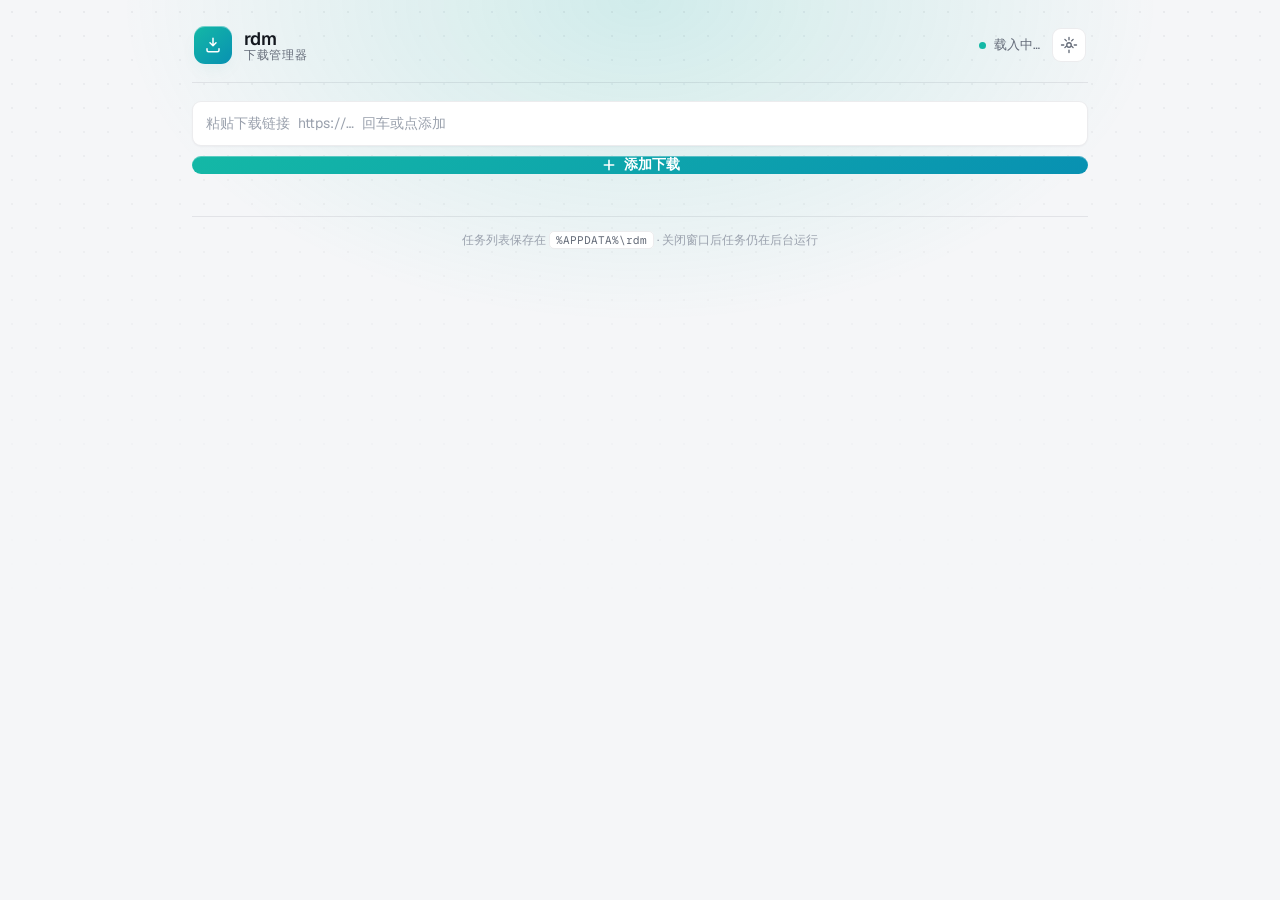
<file: frontend/index.html>
<!DOCTYPE html>
<html lang="zh-CN">
<head>
  <meta charset="UTF-8" />
  <meta name="viewport" content="width=device-width, initial-scale=1.0" />
  <title>rdm 下载管理器</title>
  <link rel="stylesheet" href="style.css" />
</head>
<body>
  <div class="bg-glow" aria-hidden="true"></div>
  <div class="bg-grid" aria-hidden="true"></div>

  <svg xmlns="http://www.w3.org/2000/svg" style="display:none" aria-hidden="true">
    <symbol id="i-logo" viewBox="0 0 24 24"><path d="M12 3v10m0 0 4-4m-4 4-4-4" fill="none" stroke="currentColor" stroke-width="2" stroke-linecap="round" stroke-linejoin="round"/><path d="M4 17v2a2 2 0 0 0 2 2h12a2 2 0 0 0 2-2v-2" fill="none" stroke="currentColor" stroke-width="2" stroke-linecap="round"/></symbol>
    <symbol id="i-plus" viewBox="0 0 24 24"><path d="M12 5v14M5 12h14" fill="none" stroke="currentColor" stroke-width="2.4" stroke-linecap="round"/></symbol>
    <symbol id="i-pause" viewBox="0 0 24 24"><rect x="7" y="5" width="3.5" height="14" rx="1.2" fill="currentColor"/><rect x="13.5" y="5" width="3.5" height="14" rx="1.2" fill="currentColor"/></symbol>
    <symbol id="i-play" viewBox="0 0 24 24"><path d="M8 5.5v13l11-6.5z" fill="currentColor"/></symbol>
    <symbol id="i-retry" viewBox="0 0 24 24"><path d="M4 12a8 8 0 1 1 3 6.2" fill="none" stroke="currentColor" stroke-width="2" stroke-linecap="round"/><path d="M4 20v-5h5" fill="none" stroke="currentColor" stroke-width="2" stroke-linecap="round" stroke-linejoin="round"/></symbol>
    <symbol id="i-trash" viewBox="0 0 24 24"><path d="M4 7h16M9 7V5a1 1 0 0 1 1-1h4a1 1 0 0 1 1 1v2m-9 0 1 13a1 1 0 0 0 1 1h6a1 1 0 0 0 1-1l1-13" fill="none" stroke="currentColor" stroke-width="1.8" stroke-linecap="round" stroke-linejoin="round"/></symbol>
    <symbol id="i-download" viewBox="0 0 24 24"><path d="M12 4v10m0 0 4-4m-4 4-4-4M5 19h14" fill="none" stroke="currentColor" stroke-width="1.8" stroke-linecap="round" stroke-linejoin="round"/></symbol>
    <symbol id="i-gear" viewBox="0 0 24 24"><circle cx="12" cy="12" r="3" fill="none" stroke="currentColor" stroke-width="1.8"/><path d="M12 2v3m0 14v3m10-10h-3M5 12H2m15.5-7.5-2 2m-7 7-2 2m11 0-2-2m-7-7-2-2" fill="none" stroke="currentColor" stroke-width="1.8" stroke-linecap="round"/></symbol>
    <symbol id="i-folder" viewBox="0 0 24 24"><path d="M3 7a2 2 0 0 1 2-2h4l2 2h8a2 2 0 0 1 2 2v8a2 2 0 0 1-2 2H5a2 2 0 0 1-2-2z" fill="none" stroke="currentColor" stroke-width="1.8" stroke-linejoin="round"/></symbol>
  </svg>

  <div class="app">
    <header class="topbar reveal">
      <div class="brand">
        <span class="logo"><svg class="ico"><use href="#i-logo"/></svg></span>
        <div class="brand-text"><h1>rdm</h1><span class="brand-sub">下载管理器</span></div>
      </div>
      <div class="top-right">
        <div id="status-bar" class="status"><span class="live-dot"></span><span id="status-text">载入中…</span></div>
        <button id="settings-btn" class="icon-btn" title="分类设置"><svg class="ico"><use href="#i-gear"/></svg></button>
      </div>
    </header>

    <section class="add-form reveal" style="--d:60ms">
      <input id="url" type="text" placeholder="粘贴下载链接  https://…  回车或点添加" autocomplete="off" spellcheck="false" />
      <button id="add-btn" class="btn-primary"><svg class="ico"><use href="#i-plus"/></svg><span>添加下载</span></button>
    </section>

    <section id="task-list" class="task-list reveal" style="--d:120ms"></section>

    <footer class="hint reveal" style="--d:180ms">任务列表保存在 <code>%APPDATA%\rdm</code> · 关闭窗口后任务仍在后台运行</footer>
  </div>

  <!-- 确认下载弹窗（主窗口内模态） -->
  <div id="confirm-modal" class="modal" hidden>
    <div class="modal-card">
      <div class="modal-hd"><h2>确认下载</h2><button class="modal-x" id="cf-close" title="关闭">✕</button></div>
      <div class="modal-body">
        <label>链接</label>
        <input id="cf-url" type="text" readonly />
        <label>文件名</label>
        <input id="cf-name" type="text" spellcheck="false" />
        <label>分类</label>
        <select id="cf-cat"></select>
        <label>保存到</label>
        <div class="dir-row">
          <input id="cf-dir" type="text" spellcheck="false" />
          <button id="cf-pick" class="btn-ghost" type="button">选择</button>
        </div>
        <label>分段</label>
        <div class="segs" id="cf-segs">
          <button class="seg" data-v="4" type="button">4</button>
          <button class="seg active" data-v="8" type="button">8</button>
          <button class="seg" data-v="16" type="button">16</button>
          <button class="seg" data-v="32" type="button">32</button>
        </div>
      </div>
      <div class="err" id="cf-err"></div>
      <div class="modal-ft">
        <button class="btn-ghost" id="cf-cancel" type="button">取消</button>
        <button class="btn-primary" id="cf-ok" type="button">开始下载</button>
      </div>
    </div>
  </div>

  <!-- 分类设置弹窗 -->
  <div id="set-modal" class="modal" hidden>
    <div class="modal-card wide">
      <div class="modal-hd"><h2>下载分类</h2><button class="modal-x" data-close>✕</button></div>
      <div class="modal-body">
        <p class="modal-tip">为每种文件类型设置默认保存目录。下载确认时会按扩展名自动选中分类。"通用"是兜底分类。</p>
        <div id="set-list"></div>
      </div>
      <div class="modal-ft">
        <button class="btn-ghost" id="set-add">+ 新增分类</button>
        <button class="btn-primary" id="set-save">保存</button>
      </div>
    </div>
  </div>

  <script src="app.js"></script>
</body>
</html>
</file>
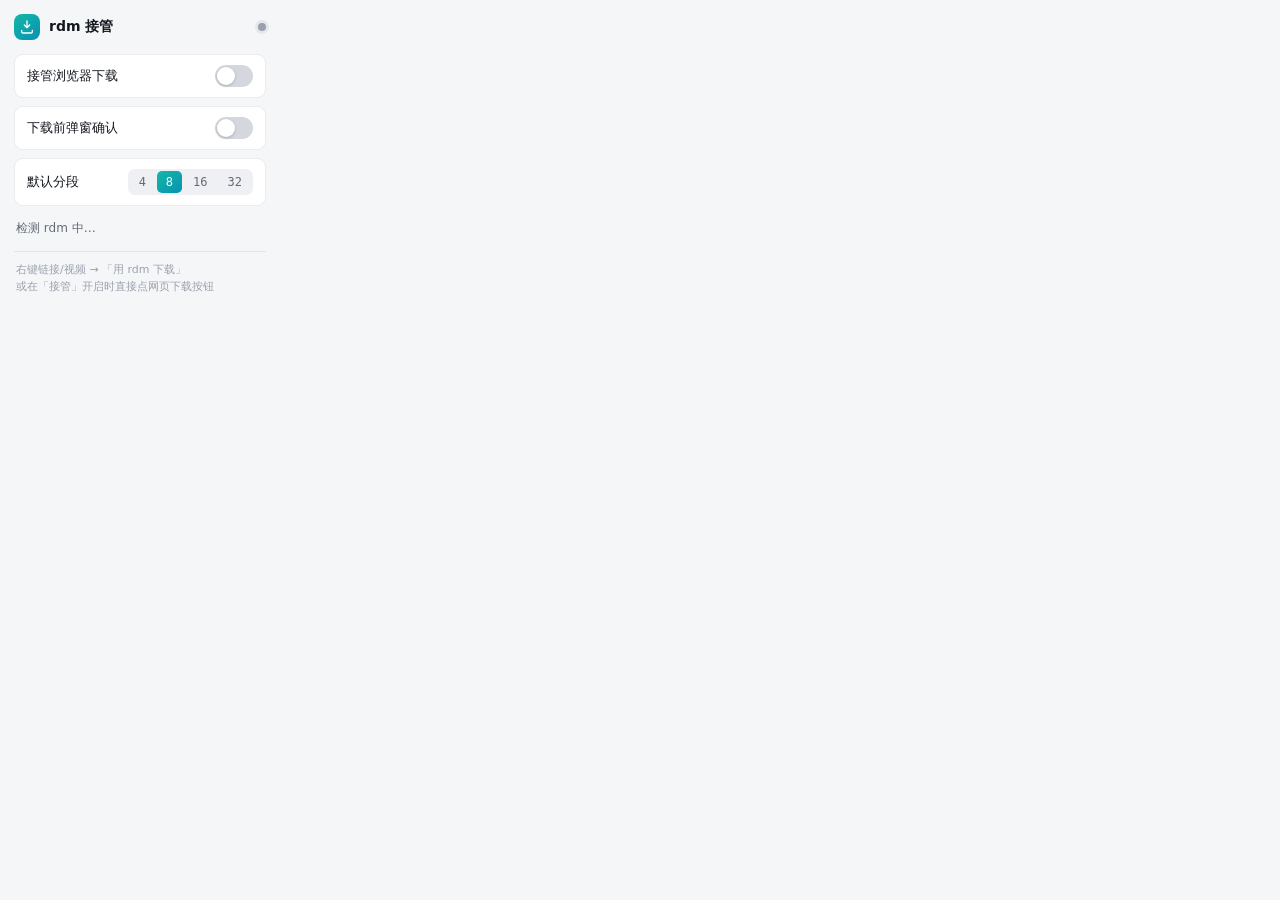
<file: extension/popup.html>
<!DOCTYPE html>
<html lang="zh-CN">
<head>
  <meta charset="UTF-8" />
  <link rel="stylesheet" href="popup.css" />
</head>
<body>
  <header class="hd">
    <span class="logo"><svg viewBox="0 0 24 24"><path d="M12 3v10m0 0 4-4m-4 4-4-4" fill="none" stroke="currentColor" stroke-width="2" stroke-linecap="round" stroke-linejoin="round"/><path d="M4 17v2a2 2 0 0 0 2 2h12a2 2 0 0 0 2-2v-2" fill="none" stroke="currentColor" stroke-width="2" stroke-linecap="round"/></svg></span>
    <div class="ttl">rdm 接管</div>
    <span id="dot" class="dot" title="rdm 连接状态"></span>
  </header>

  <label class="row toggle">
    <span>接管浏览器下载</span>
    <input id="enabled" type="checkbox" />
    <span class="switch"></span>
  </label>

  <label class="row toggle">
    <span>下载前弹窗确认</span>
    <input id="confirm" type="checkbox" />
    <span class="switch"></span>
  </label>

  <div class="row">
    <span>默认分段</span>
    <div id="segs" class="segs">
      <button class="seg" data-v="4" type="button">4</button>
      <button class="seg active" data-v="8" type="button">8</button>
      <button class="seg" data-v="16" type="button">16</button>
      <button class="seg" data-v="32" type="button">32</button>
    </div>
  </div>

  <div id="status" class="status">检测 rdm 中…</div>

  <div class="hint">右键链接/视频 → 「用 rdm 下载」<br/>或在「接管」开启时直接点网页下载按钮</div>

  <script src="popup.js"></script>
</body>
</html>
</file>
<file: frontend/style.css>
/* ===== 字体（本地打包，离线可用） ===== */
@font-face { font-family: 'Geist'; font-weight: 400; font-style: normal; font-display: block;
  src: url('fonts/geist-400.woff2') format('woff2'); }
@font-face { font-family: 'Geist'; font-weight: 500; font-style: normal; font-display: block;
  src: url('fonts/geist-500.woff2') format('woff2'); }
@font-face { font-family: 'Geist'; font-weight: 600; font-style: normal; font-display: block;
  src: url('fonts/geist-600.woff2') format('woff2'); }
@font-face { font-family: 'Geist'; font-weight: 700; font-style: normal; font-display: block;
  src: url('fonts/geist-700.woff2') format('woff2'); }
@font-face { font-family: 'Geist Mono'; font-weight: 400; font-style: normal; font-display: block;
  src: url('fonts/geistmono-400.woff2') format('woff2'); }
@font-face { font-family: 'Geist Mono'; font-weight: 500; font-style: normal; font-display: block;
  src: url('fonts/geistmono-500.woff2') format('woff2'); }
@font-face { font-family: 'Geist Mono'; font-weight: 600; font-style: normal; font-display: block;
  src: url('fonts/geistmono-600.woff2') format('woff2'); }

/* ===== 设计令牌（浅色主题） ===== */
:root {
  --bg: #f5f6f8;
  --panel: #ffffff;
  --panel-2: #fbfcfd;
  --panel-3: #f1f3f6;
  --border: rgba(15,23,42,0.08);
  --border-strong: rgba(15,23,42,0.14);
  --text: #14181f;
  --muted: #646b78;
  --faint: #9aa1ad;

  /* 签名色：青-翠（浅底上用更深的色调保证对比） */
  --accent: #0d9488;        /* teal-600，用于文字/链接 */
  --accent-bright: #14b8a6; /* teal-500 */
  --accent-cyan: #0891b2;   /* cyan-600 */
  --accent-glow: rgba(13,148,136,0.18);
  --grad: linear-gradient(140deg, #14b8a6, #0891b2);

  /* 状态色（浅底加深一档） */
  --c-queue: #64748b;
  --c-run: #0891b2;
  --c-pause: #d97706;
  --c-done: #059669;
  --c-fail: #e11d48;

  --bar-bg: rgba(15,23,42,0.07);
  --radius: 14px;
  --radius-sm: 9px;
  --shadow-sm: 0 1px 2px rgba(15,23,42,0.04);
  --shadow: 0 1px 2px rgba(15,23,42,0.04), 0 10px 30px -16px rgba(15,23,42,0.18);
  --ease: cubic-bezier(.2,.7,.2,1);
}

* { box-sizing: border-box; }
html, body { height: 100%; }

body {
  margin: 0;
  background: var(--bg);
  color: var(--text);
  font-family: 'Geist', 'Microsoft YaHei', 'PingFang SC', system-ui, sans-serif;
  font-size: 14px;
  line-height: 1.5;
  -webkit-font-smoothing: antialiased;
  text-rendering: optimizeLegibility;
  overflow-x: hidden;
}
code, .mono { font-family: 'Geist Mono', 'Microsoft YaHei', monospace; }

/* ===== 背景层 ===== */
.bg-glow {
  position: fixed; inset: 0 0 auto 0; height: 460px;
  background: radial-gradient(58% 100% at 50% 0%, rgba(20,184,166,0.16), transparent 70%);
  pointer-events: none; z-index: 0;
}
.bg-grid {
  position: fixed; inset: 0; pointer-events: none; z-index: 0;
  background-image: radial-gradient(rgba(15,23,42,0.05) 1px, transparent 1px);
  background-size: 24px 24px;
  -webkit-mask-image: linear-gradient(180deg, #000, transparent 70%);
          mask-image: linear-gradient(180deg, #000, transparent 70%);
}

.app { position: relative; z-index: 1; max-width: 940px; margin: 0 auto; padding: 22px 22px 28px; }

/* ===== 入场动画 ===== */
.reveal { opacity: 0; transform: translateY(8px); animation: reveal .6s var(--ease) forwards; animation-delay: var(--d, 0ms); }
@keyframes reveal { to { opacity: 1; transform: none; } }

/* ===== 顶栏 ===== */
.topbar { display: flex; align-items: center; justify-content: space-between; padding: 4px 2px 18px; margin-bottom: 18px; border-bottom: 1px solid var(--border); }
.brand { display: flex; align-items: center; gap: 12px; }
.logo {
  display: grid; place-items: center; width: 38px; height: 38px; border-radius: 11px;
  background: var(--grad); color: #fff;
  box-shadow: 0 8px 22px -10px var(--accent-glow), inset 0 1px 0 rgba(255,255,255,0.4);
}
.brand-text { display: flex; flex-direction: column; line-height: 1.1; }
.brand-text h1 { margin: 0; font-size: 18px; font-weight: 600; letter-spacing: -0.01em; }
.brand-sub { font-size: 11.5px; color: var(--muted); letter-spacing: 0.06em; text-transform: uppercase; }

.status { display: flex; align-items: center; gap: 8px; color: var(--muted); font-size: 12.5px; }
#status-text { font-variant-numeric: tabular-nums; }
.live-dot { width: 7px; height: 7px; border-radius: 50%; background: var(--accent-bright); box-shadow: 0 0 0 0 var(--accent-glow); animation: pulse 2s var(--ease) infinite; }
@keyframes pulse { 0% { box-shadow: 0 0 0 0 var(--accent-glow); } 70% { box-shadow: 0 0 0 8px transparent; } 100% { box-shadow: 0 0 0 0 transparent; } }

/* ===== 添加表单 ===== */
.add-form { display: flex; flex-direction: column; gap: 10px; margin-bottom: 20px; }
.add-form .row { display: flex; gap: 10px; }
.add-form .row > input { flex: 1; }

.add-form input {
  width: 100%; background: var(--panel);
  border: 1px solid var(--border); color: var(--text);
  border-radius: var(--radius-sm); padding: 11px 13px;
  font: inherit; outline: none;
  box-shadow: var(--shadow-sm);
  transition: border-color .2s var(--ease), box-shadow .2s var(--ease), background .2s var(--ease);
}
.add-form input::placeholder { color: var(--faint); }
.add-form input:hover { border-color: var(--border-strong); }
.add-form input:focus { border-color: var(--accent-bright); box-shadow: 0 0 0 3px rgba(20,184,166,0.16); }

/* 分段选择器（segmented control） */
.segs {
  display: inline-flex; align-items: center; gap: 2px;
  background: var(--panel-3); border: 1px solid var(--border);
  border-radius: var(--radius-sm); padding: 3px;
  box-shadow: var(--shadow-sm);
}
.segs-label { font-size: 11px; color: var(--faint); padding: 0 8px 0 6px; letter-spacing: 0.04em; text-transform: uppercase; user-select: none; }
.seg {
  appearance: none; -webkit-appearance: none;
  border: none; background: transparent; cursor: pointer;
  font: inherit; font-family: 'Geist Mono', monospace; font-size: 12.5px; font-weight: 500;
  color: var(--muted); padding: 6px 11px; border-radius: 6px;
  transition: color .15s var(--ease), background .15s var(--ease), box-shadow .15s var(--ease);
}
.seg:hover { color: var(--text); }
.seg.active { color: #fff; background: var(--grad); box-shadow: 0 4px 12px -6px var(--accent-glow); }

.btn-primary {
  display: inline-flex; align-items: center; justify-content: center; gap: 7px;
  background: var(--grad); color: #fff; font-weight: 600; font-size: 13.5px;
  border: none; border-radius: var(--radius-sm); padding: 0 18px; cursor: pointer; white-space: nowrap;
  box-shadow: 0 8px 22px -10px var(--accent-glow), inset 0 1px 0 rgba(255,255,255,0.3);
  transition: transform .15s var(--ease), filter .2s var(--ease), box-shadow .2s var(--ease);
}
.btn-primary:hover { filter: brightness(1.05); box-shadow: 0 10px 26px -8px var(--accent-glow), inset 0 1px 0 rgba(255,255,255,0.3); }
.btn-primary:active { transform: translateY(1px) scale(0.99); }
.btn-primary .ico { width: 16px; height: 16px; }

/* ===== 任务列表 ===== */
.task-list { display: flex; flex-direction: column; gap: 11px; }

.empty {
  display: flex; flex-direction: column; align-items: center; gap: 14px;
  text-align: center; color: var(--muted);
  padding: 56px 0; margin-top: 8px;
  border: 1px dashed var(--border-strong); border-radius: var(--radius);
  background: var(--panel-2);
}
.empty .ico { width: 40px; height: 40px; color: var(--faint); }
.empty p { margin: 0; font-size: 13px; }
.empty p b { color: var(--text); font-weight: 600; }

.task {
  background: var(--panel); border: 1px solid var(--border); border-radius: var(--radius);
  padding: 14px 16px; box-shadow: var(--shadow);
  animation: rowIn .4s var(--ease) both;
  transition: border-color .2s var(--ease), box-shadow .2s var(--ease), transform .2s var(--ease);
}
.task:hover { border-color: var(--border-strong); box-shadow: 0 1px 2px rgba(15,23,42,0.04), 0 14px 34px -18px rgba(15,23,42,0.22); }
@keyframes rowIn { from { opacity: 0; transform: translateY(6px); } to { opacity: 1; transform: none; } }

.task-top { display: flex; align-items: center; gap: 10px; margin-bottom: 11px; }
.task-name { flex: 1; font-weight: 600; font-size: 13.5px; white-space: nowrap; overflow: hidden; text-overflow: ellipsis; letter-spacing: -0.005em; }
.task-size { color: var(--muted); font-size: 11.5px; font-family: 'Geist Mono', monospace; font-variant-numeric: tabular-nums; }

.badge { font-size: 11px; font-weight: 600; letter-spacing: 0.01em; padding: 3px 9px; border-radius: 999px; white-space: nowrap; border: 1px solid transparent; }
.badge.queued      { color: var(--c-queue); background: rgba(100,116,139,0.10); border-color: rgba(100,116,139,0.20); }
.badge.awaiting    { color: #d97706; background: rgba(217,119,6,0.10); border-color: rgba(217,119,6,0.22); }
.badge.downloading { color: var(--c-run);   background: rgba(8,145,178,0.10);  border-color: rgba(8,145,178,0.24); }
.badge.paused      { color: var(--c-pause); background: rgba(217,119,6,0.10);  border-color: rgba(217,119,6,0.22); }
.badge.completed   { color: var(--c-done);  background: rgba(5,150,105,0.10);  border-color: rgba(5,150,105,0.22); }
.badge.failed      { color: var(--c-fail);  background: rgba(225,29,72,0.08);  border-color: rgba(225,29,72,0.22); }

/* 进度条 */
.bar { position: relative; height: 7px; background: var(--bar-bg); border-radius: 999px; overflow: hidden; }
.bar > i { position: absolute; inset: 0 auto 0 0; display: block; width: var(--p, 0%); border-radius: 999px; transition: width .4s var(--ease); }
.bar > i { background: var(--grad); }
.bar.run > i { background: linear-gradient(90deg, #14b8a6, #0891b2, #14b8a6); background-size: 200% 100%; animation: flow 1.6s linear infinite; }
.bar.done > i { background: linear-gradient(90deg, #10b981, #34d399); }
.bar.fail > i { background: linear-gradient(90deg, #e11d48, #fb7185); }
@keyframes flow { from { background-position: 0% 0; } to { background-position: -200% 0; } }

/* 下载中微光扫过 */
.bar.run::after { content: ""; position: absolute; inset: 0; width: 30%; background: linear-gradient(90deg, transparent, rgba(255,255,255,0.5), transparent); animation: shimmer 1.4s var(--ease) infinite; }
@keyframes shimmer { from { transform: translateX(-100%); } to { transform: translateX(400%); } }

/* 分段进度条（IDM 风格：一条分 N 格，每格独立填充） */
.bar.seg { display: flex; gap: 2px; padding: 0; }
.bar.seg .cell { position: relative; flex-basis: 0; flex-shrink: 1; min-width: 0; height: 100%; }
.bar.seg .cell > i {
  position: absolute; inset: 0 auto 0 0; width: 0; display: block;
  background: var(--grad); border-radius: 0;
  transition: width .4s var(--ease);
}
.bar.seg.run .cell > i { background: linear-gradient(90deg, #14b8a6, #0891b2, #14b8a6); background-size: 200% 100%; animation: flow 1.8s linear infinite; }
.bar.seg.done .cell > i { background: linear-gradient(90deg, #10b981, #34d399); }
.bar.seg.fail .cell > i { background: linear-gradient(90deg, #e11d48, #fb7185); }
.bar.seg.run .cell > i { animation-delay: var(--d, 0s); }

/* 不确定式进度条（流式下载、大小未知）：一段渐变来回扫动 */
.bar.indet > i { width: 38%; background: var(--grad); animation: indet 1.1s ease-in-out infinite; }
.bar.indet::after { display: none; }
@keyframes indet { 0% { transform: translateX(-110%); } 100% { transform: translateX(270%); } }

.task-bottom { display: flex; align-items: center; justify-content: space-between; gap: 12px; margin-top: 11px; }
.pct { font-size: 12px; color: var(--muted); font-family: 'Geist Mono', monospace; font-variant-numeric: tabular-nums; min-width: 42px; text-align: right; }
.err { color: var(--c-fail); font-size: 12px; margin-right: auto; padding-right: 8px; overflow: hidden; text-overflow: ellipsis; white-space: nowrap; max-width: 50%; }

.actions { display: flex; gap: 6px; }
.act {
  display: inline-grid; place-items: center; width: 30px; height: 30px; border-radius: 8px;
  background: var(--panel-3); color: var(--muted); border: 1px solid transparent; cursor: pointer;
  transition: color .15s var(--ease), border-color .15s var(--ease), background .15s var(--ease), transform .1s var(--ease);
}
.act:hover { color: var(--text); background: var(--panel); border-color: var(--border); }
.act:active { transform: scale(0.92); }
.act .ico { width: 15px; height: 15px; }
.act.danger:hover { color: var(--c-fail); border-color: rgba(225,29,72,0.3); }

/* ===== 页脚 ===== */
.hint { margin-top: 22px; padding-top: 14px; border-top: 1px solid var(--border); color: var(--faint); font-size: 11.5px; text-align: center; }
.hint code { color: var(--muted); font-size: 11px; background: var(--panel); padding: 1px 6px; border-radius: 5px; border: 1px solid var(--border); }

.ico { width: 18px; height: 18px; display: block; }

::-webkit-scrollbar { width: 10px; }
::-webkit-scrollbar-thumb { background: rgba(15,23,42,0.16); border-radius: 999px; border: 2px solid var(--bg); }
::-webkit-scrollbar-thumb:hover { background: rgba(15,23,42,0.26); }

/* ===== 顶栏右侧 ===== */
.top-right { display: flex; align-items: center; gap: 12px; }
.icon-btn {
  display: grid; place-items: center; width: 34px; height: 34px; border-radius: 9px;
  background: var(--panel); border: 1px solid var(--border); color: var(--muted); cursor: pointer;
  transition: color .15s var(--ease), border-color .15s var(--ease);
}
.icon-btn:hover { color: var(--text); border-color: var(--border-strong); }
.icon-btn .ico { width: 18px; height: 18px; }

/* ===== 按钮 ===== */
.btn-ghost {
  display: inline-flex; align-items: center; justify-content: center; gap: 6px;
  background: var(--panel); color: var(--text); font-weight: 500; font-size: 13px;
  border: 1px solid var(--border); border-radius: var(--radius-sm); padding: 9px 16px; cursor: pointer;
  transition: border-color .15s var(--ease), background .15s var(--ease);
}
.btn-ghost:hover { border-color: var(--border-strong); background: var(--panel-2); }
.btn-ghost .ico.sm { width: 15px; height: 15px; }

/* ===== 弹窗 ===== */
.modal {
  position: fixed; inset: 0; z-index: 50;
  display: flex; align-items: center; justify-content: center;
  background: rgba(15,23,42,0.35); backdrop-filter: blur(3px);
  animation: fadein .2s var(--ease);
}
.modal[hidden] { display: none; }
@keyframes fadein { from { opacity: 0; } to { opacity: 1; } }
.modal-card {
  width: 460px; max-width: calc(100vw - 32px); max-height: calc(100vh - 64px); overflow: auto;
  background: var(--panel); border: 1px solid var(--border); border-radius: 16px;
  box-shadow: 0 24px 60px -20px rgba(15,23,42,0.4);
  animation: pop .25s var(--ease);
}
.modal-card.wide { width: 640px; }
@keyframes pop { from { opacity: 0; transform: translateY(12px) scale(0.98); } to { opacity: 1; transform: none; } }
.modal-hd { display: flex; align-items: center; justify-content: space-between; padding: 18px 20px 12px; }
.modal-hd h2 { margin: 0; font-size: 16px; font-weight: 600; }
.modal-x { background: none; border: none; color: var(--muted); font-size: 16px; cursor: pointer; padding: 4px 8px; border-radius: 6px; }
.modal-x:hover { color: var(--text); background: var(--panel-3); }
.modal-body { padding: 4px 20px 16px; display: flex; flex-direction: column; gap: 6px; }
.modal-body label { font-size: 11.5px; color: var(--muted); margin-top: 8px; letter-spacing: 0.02em; }
.modal-body input, .modal-body select {
  width: 100%; background: var(--panel-2); border: 1px solid var(--border); color: var(--text);
  border-radius: 8px; padding: 10px 12px; font: inherit; outline: none;
}
.modal-body input:focus, .modal-body select:focus { border-color: var(--accent-bright); box-shadow: 0 0 0 3px rgba(20,184,166,0.16); }
.modal-body input[readonly] { color: var(--muted); background: var(--panel-3); }
.dir-row { display: flex; gap: 8px; }
.dir-row input { flex: 1; }
.modal-tip { font-size: 12px; color: var(--muted); margin: 4px 0 8px; line-height: 1.5; }
.modal-ft { display: flex; justify-content: flex-end; gap: 10px; padding: 12px 20px 18px; border-top: 1px solid var(--border); }

/* 分类设置行 */
.cat-row {
  display: grid; grid-template-columns: 110px 1fr 1fr auto; gap: 8px; align-items: center;
  padding: 10px; background: var(--panel-2); border: 1px solid var(--border); border-radius: 9px; margin-bottom: 8px;
}
.cat-row input { background: var(--panel); border: 1px solid var(--border); border-radius: 7px; padding: 8px 10px; font: inherit; color: var(--text); outline: none; width: 100%; }
.cat-row input:focus { border-color: var(--accent-bright); }
.cat-row .lbl { font-size: 11px; color: var(--faint); }
.cat-col { display: flex; flex-direction: column; gap: 3px; }
.cat-del { width: 30px; height: 34px; border-radius: 7px; background: var(--panel); border: 1px solid var(--border); color: var(--muted); cursor: pointer; }
.cat-del:hover { color: var(--c-fail); border-color: rgba(225,29,72,0.3); }
.cat-pick { width: 34px; height: 34px; border-radius: 7px; background: var(--panel); border: 1px solid var(--border); color: var(--muted); cursor: pointer; align-self: flex-end; }
.cat-pick:hover { color: var(--text); border-color: var(--border-strong); }
.cat-add-dir { display: flex; gap: 6px; }
.cat-add-dir input { flex: 1; }

/* ===== 确认下载独立小窗口 ===== */
.confirm-body { margin: 0; background: var(--bg); }
.confirm-card {
  background: var(--panel); border: none; border-radius: 0; box-shadow: none;
  max-width: none; max-height: none; width: 100%; animation: none;
}
.confirm-card .modal-hd { padding: 16px 18px 10px; }
.confirm-card .modal-body { padding: 4px 18px 12px; }
.confirm-card .modal-ft { padding: 10px 18px 16px; }
</file>
<file: extension/popup.css>
:root {
  --bg: #f5f6f8; --panel: #fff; --border: rgba(15,23,42,0.08);
  --text: #14181f; --muted: #646b78; --faint: #9aa1ad;
  --accent: #0d9488; --grad: linear-gradient(140deg, #14b8a6, #0891b2);
}
* { box-sizing: border-box; }
body {
  width: 280px; margin: 0; padding: 14px;
  background: var(--bg); color: var(--text);
  font-family: 'Segoe UI', 'Microsoft YaHei', system-ui, sans-serif;
  font-size: 13px;
}
.hd { display: flex; align-items: center; gap: 9px; margin-bottom: 14px; }
.logo { display: grid; place-items: center; width: 26px; height: 26px; border-radius: 8px; background: var(--grad); color: #fff; }
.logo svg { width: 16px; height: 16px; }
.ttl { flex: 1; font-weight: 600; font-size: 14px; }
.dot { width: 8px; height: 8px; border-radius: 50%; background: var(--faint); box-shadow: 0 0 0 3px rgba(154,161,173,0.18); }
.dot.on { background: #10b981; box-shadow: 0 0 0 3px rgba(16,185,129,0.2); }
.dot.off { background: #e11d48; box-shadow: 0 0 0 3px rgba(225,29,72,0.18); }

.row { display: flex; align-items: center; justify-content: space-between; padding: 10px 12px; background: var(--panel); border: 1px solid var(--border); border-radius: 9px; margin-bottom: 8px; }

/* 开关 */
.toggle { cursor: pointer; position: relative; }
.toggle input { position: absolute; opacity: 0; width: 0; height: 0; }
.switch { width: 38px; height: 22px; border-radius: 999px; background: #d4d8de; position: relative; transition: background .2s; }
.switch::after { content: ""; position: absolute; top: 2px; left: 2px; width: 18px; height: 18px; border-radius: 50%; background: #fff; box-shadow: 0 1px 3px rgba(0,0,0,0.2); transition: transform .2s; }
.toggle input:checked + .switch { background: var(--accent); }
.toggle input:checked + .switch::after { transform: translateX(16px); }

/* 分段选择器 */
.segs { display: inline-flex; gap: 2px; background: #eef0f3; border-radius: 7px; padding: 2px; }
.seg { border: none; background: transparent; cursor: pointer; font: inherit; font-family: ui-monospace, monospace; font-size: 12px; font-weight: 500; color: var(--muted); padding: 4px 9px; border-radius: 5px; }
.seg:hover { color: var(--text); }
.seg.active { color: #fff; background: var(--grad); }

.status { font-size: 12px; color: var(--muted); padding: 6px 2px; font-variant-numeric: tabular-nums; }
.hint { font-size: 11px; color: var(--faint); line-height: 1.5; padding: 4px 2px 0; border-top: 1px solid var(--border); margin-top: 8px; padding-top: 10px; }
</file>
